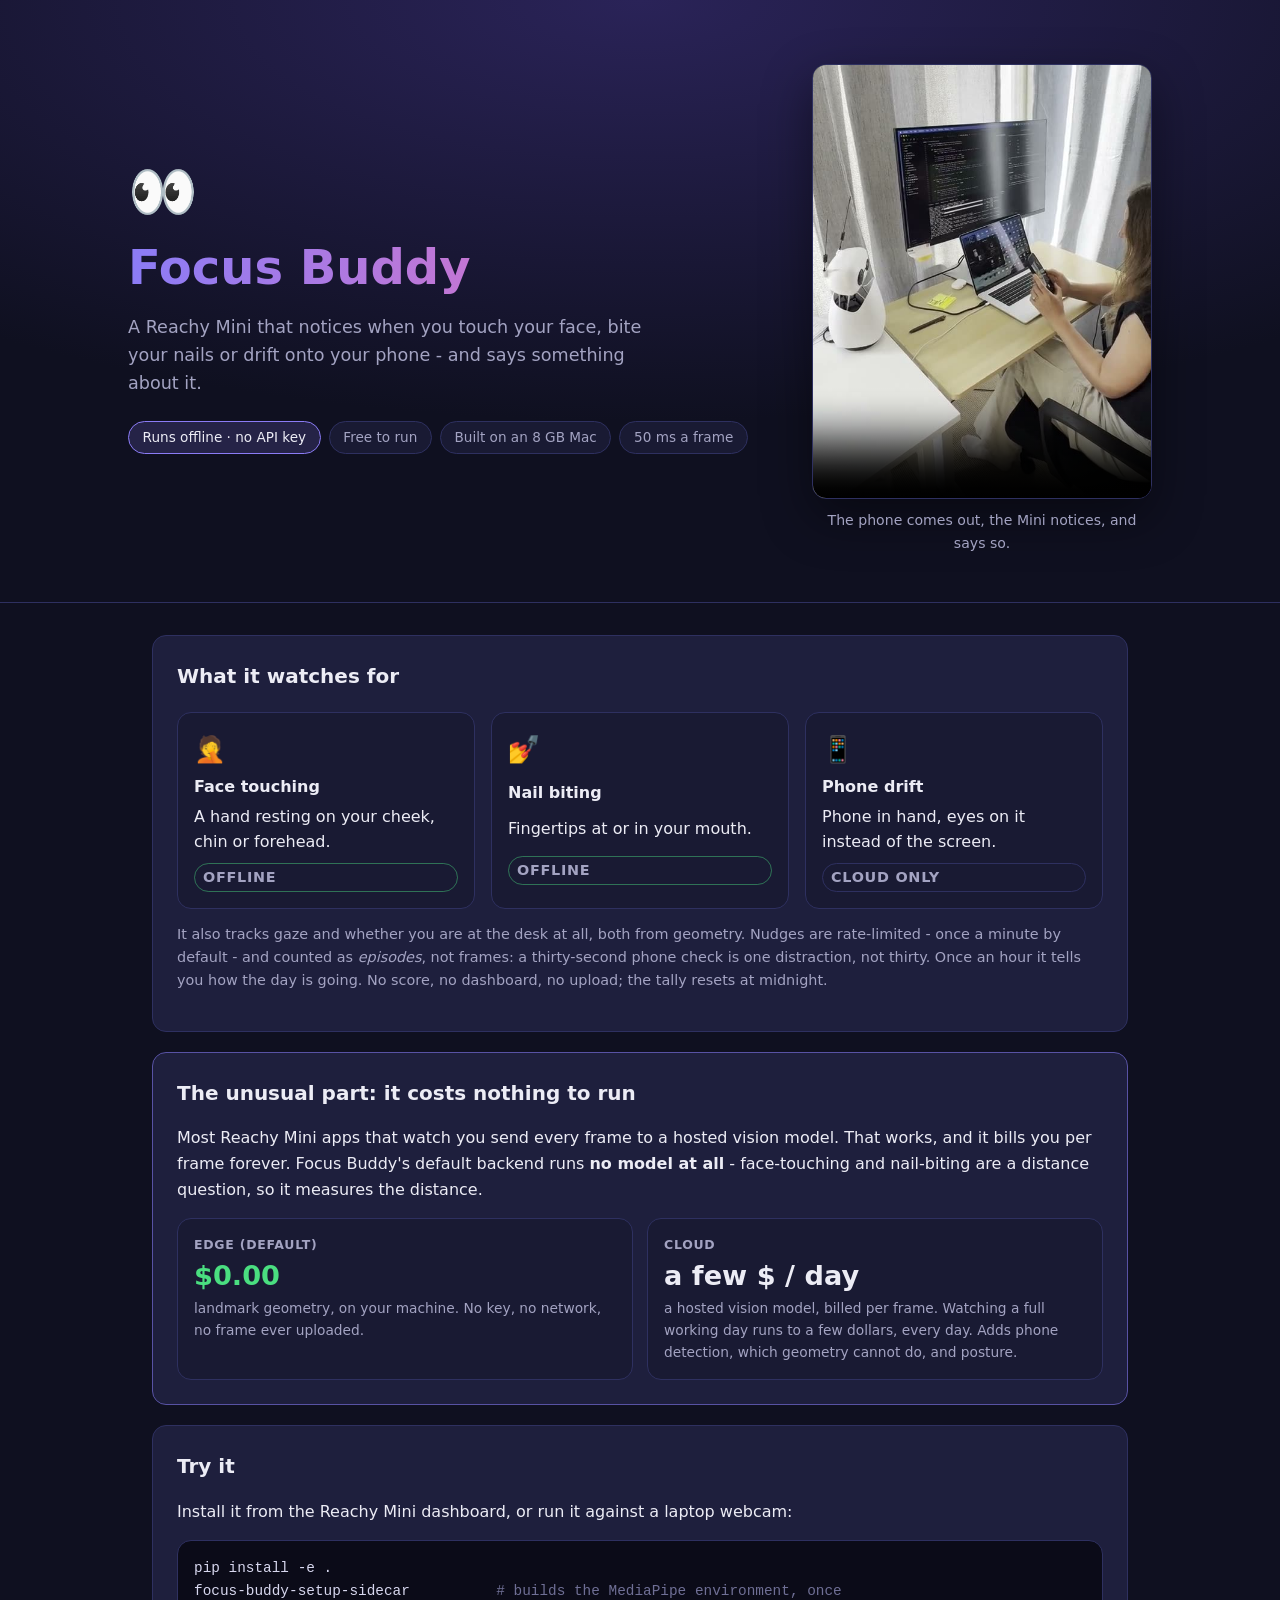
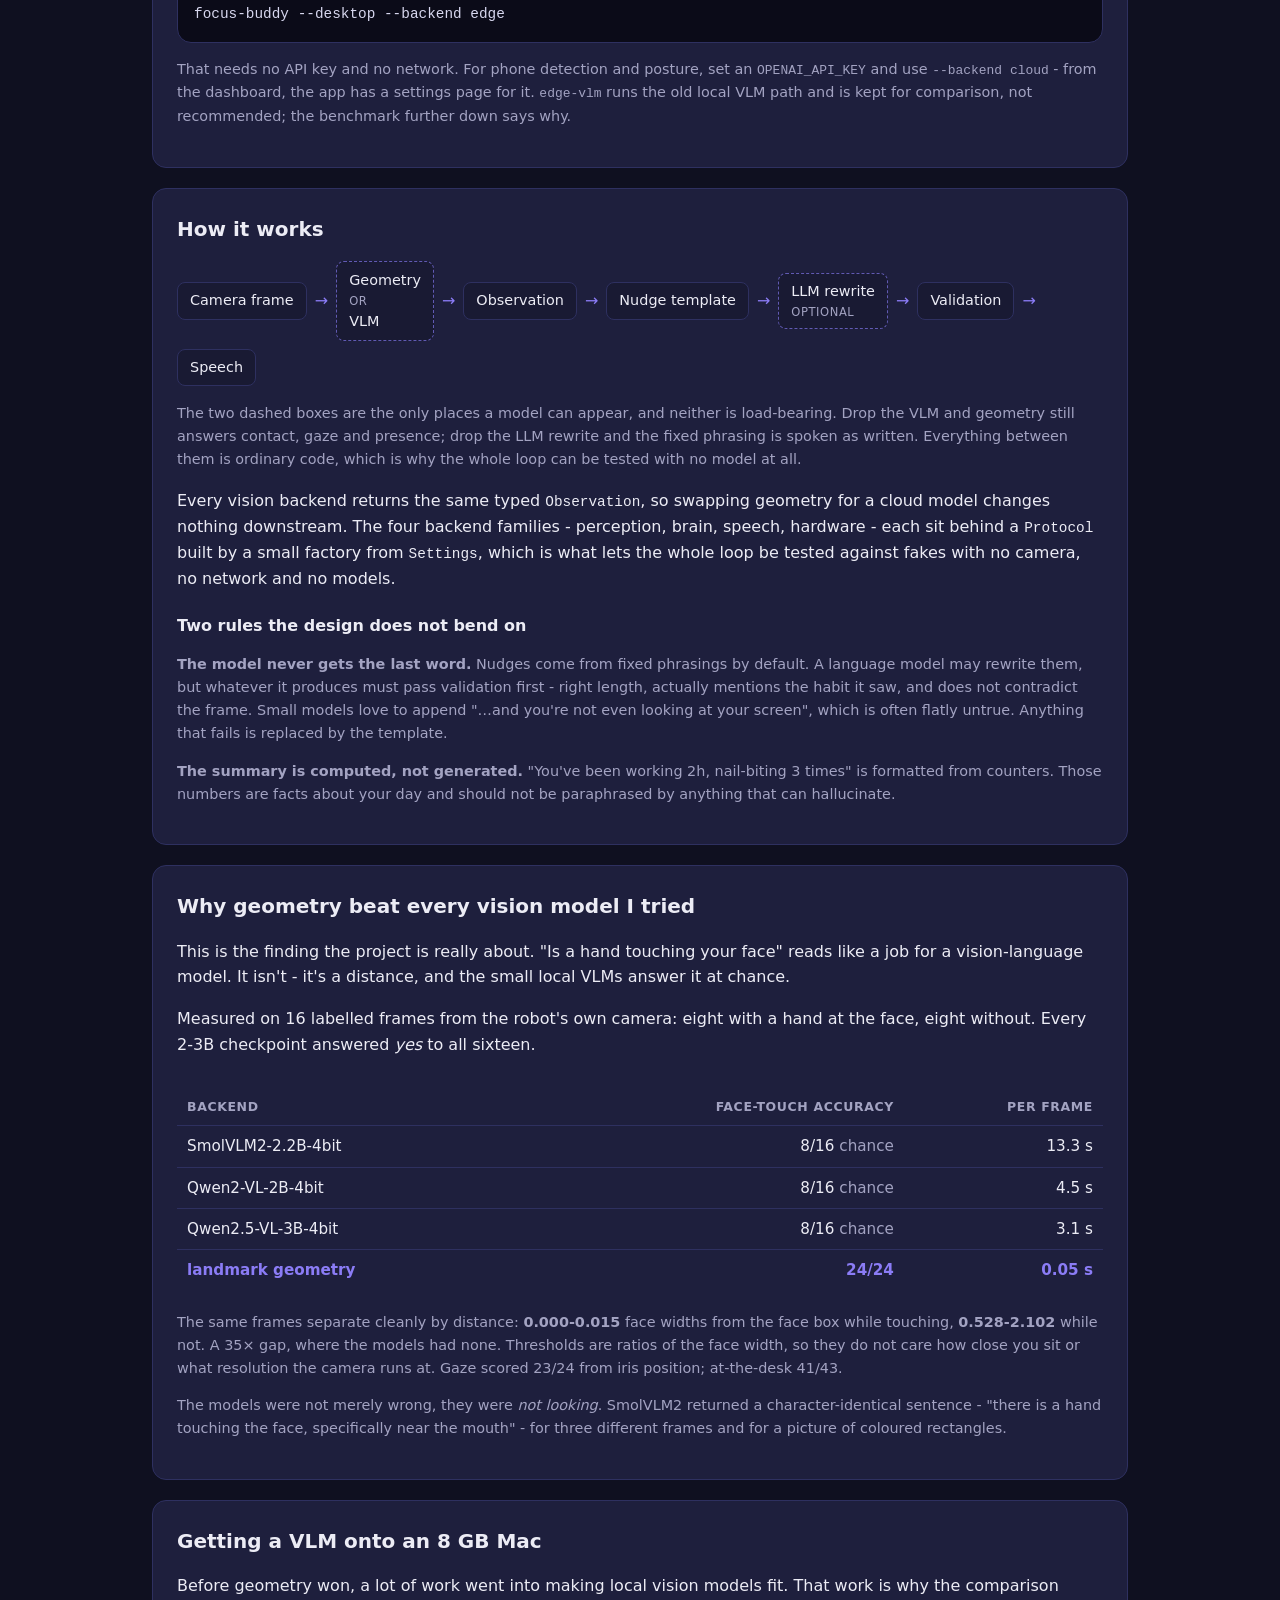
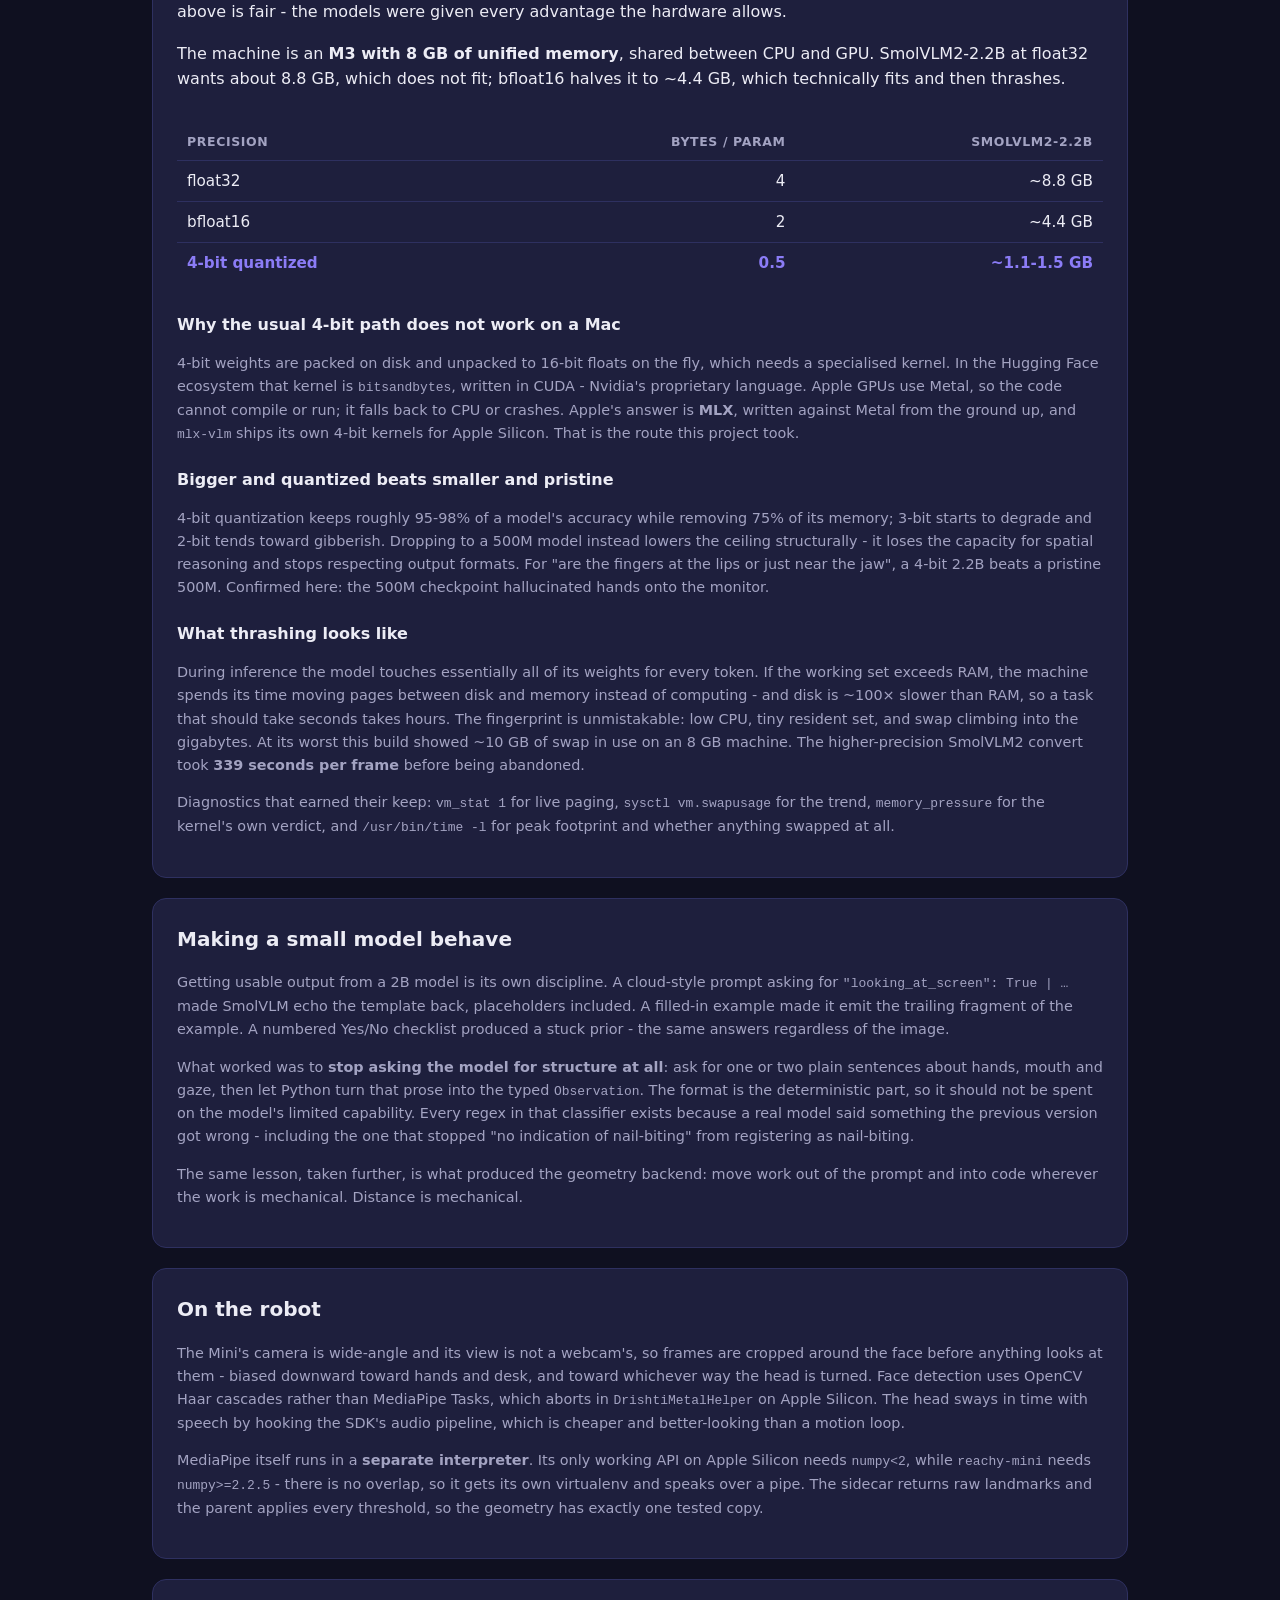
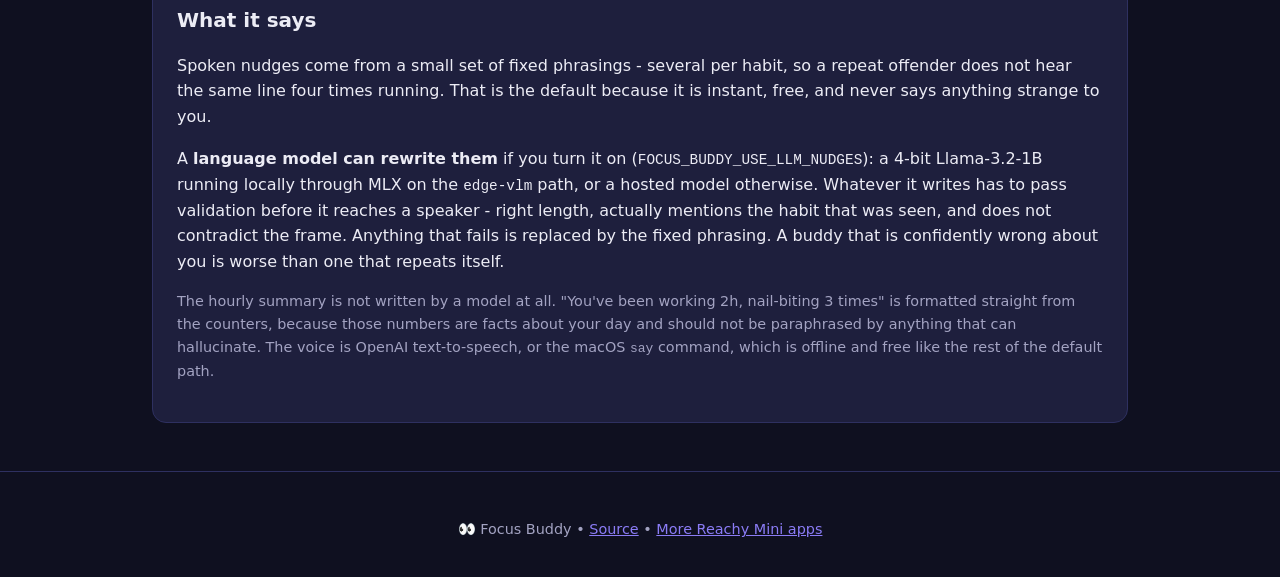
<file: index.html>
<!doctype html>
<html lang="en">

<head>
	<meta charset="utf-8" />
	<meta name="viewport" content="width=device-width, initial-scale=1" />
	<title>Focus Buddy - a Reachy Mini that notices your habits</title>
	<meta name="description"
		content="A Reachy Mini desk companion that catches face-touching and nail-biting with landmark geometry - 24/24 accurate, 50ms a frame, no model, no API key, no cost." />
	<link rel="stylesheet" href="style.css" />
</head>

<body>
	<header class="hero">
		<div class="hero-grid">
			<div class="hero-text">
				<div class="app-icon">👀</div>
				<h1>Focus Buddy</h1>
				<p class="tagline">
					A Reachy Mini that notices when you touch your face, bite your nails or drift onto
					your phone - and says something about it.
				</p>
				<div class="pill-row">
					<span class="pill strong">Runs offline · no API key</span>
					<span class="pill">Free to run</span>
					<span class="pill">Built on an 8 GB Mac</span>
					<span class="pill">50 ms a frame</span>
				</div>
			</div>
			<div class="hero-media">
				<video class="hero-demo" controls playsinline preload="metadata" poster="media/demo-poster.jpg">
					<source src="media/demo.mp4" type="video/mp4" />
					Your browser cannot play this video.
					<a href="media/demo.mp4">Download it instead.</a>
				</video>
				<p class="hero-caption">The phone comes out, the Mini notices, and says so.</p>
			</div>
		</div>
	</header>

	<main class="container">

		<section class="card">
			<h2>What it watches for</h2>
			<div class="habit-grid">
				<div class="habit">
					<span class="habit-icon">🤦</span>
					<strong>Face touching</strong>
					<span>A hand resting on your cheek, chin or forehead.</span>
					<span class="tag ok">offline</span>
				</div>
				<div class="habit">
					<span class="habit-icon">💅</span>
					<strong>Nail biting</strong>
					<span>Fingertips at or in your mouth.</span>
					<span class="tag ok">offline</span>
				</div>
				<div class="habit">
					<span class="habit-icon">📱</span>
					<strong>Phone drift</strong>
					<span>Phone in hand, eyes on it instead of the screen.</span>
					<span class="tag">cloud only</span>
				</div>
			</div>
			<p class="fine">
				It also tracks gaze and whether you are at the desk at all, both from geometry. Nudges
				are rate-limited - once a minute by default - and counted as <em>episodes</em>, not
				frames: a thirty-second phone check is one distraction, not thirty. Once an hour it
				tells you how the day is going. No score, no dashboard, no upload; the tally resets at
				midnight.
			</p>
		</section>

		<section class="card highlight">
			<h2>The unusual part: it costs nothing to run</h2>
			<p>
				Most Reachy Mini apps that watch you send every frame to a hosted vision model. That
				works, and it bills you per frame forever. Focus Buddy's default backend runs
				<strong>no model at all</strong> - face-touching and nail-biting are a distance
				question, so it measures the distance.
			</p>
			<div class="cost-grid">
				<div class="cost">
					<span class="cost-label">edge (default)</span>
					<span class="cost-value ok">$0.00</span>
					<span class="cost-note">landmark geometry, on your machine. No key, no network,
						no frame ever uploaded.</span>
				</div>
				<div class="cost">
					<span class="cost-label">cloud</span>
					<span class="cost-value">a few $ / day</span>
					<span class="cost-note">a hosted vision model, billed per frame. Watching a full
						working day runs to a few dollars, every day. Adds phone detection, which
						geometry cannot do, and posture.</span>
				</div>
			</div>
		</section>

		<section class="card">
			<h2>Try it</h2>
			<p>Install it from the Reachy Mini dashboard, or run it against a laptop webcam:</p>
			<pre><code>pip install -e .
focus-buddy-setup-sidecar          <span class="comment"># builds the MediaPipe environment, once</span>
focus-buddy --desktop --backend edge</code></pre>
			<p class="fine">
				That needs no API key and no network. For phone detection and posture, set an
				<code>OPENAI_API_KEY</code> and use <code>--backend cloud</code> - from the dashboard,
				the app has a settings page for it. <code>edge-vlm</code> runs the old local VLM path
				and is kept for comparison, not recommended; the benchmark further down says why.
			</p>
		</section>

		<section class="card">
			<h2>How it works</h2>
			<div class="flow">
				<span class="step">Camera frame</span>
				<span class="arrow">→</span>
				<span class="step optional">Geometry <em>or</em> VLM</span>
				<span class="arrow">→</span>
				<span class="step">Observation</span>
				<span class="arrow">→</span>
				<span class="step">Nudge template</span>
				<span class="arrow">→</span>
				<span class="step optional">LLM rewrite <em>optional</em></span>
				<span class="arrow">→</span>
				<span class="step">Validation</span>
				<span class="arrow">→</span>
				<span class="step">Speech</span>
			</div>
			<p class="fine">
				The two dashed boxes are the only places a model can appear, and neither is
				load-bearing. Drop the VLM and geometry still answers contact, gaze and presence; drop
				the LLM rewrite and the fixed phrasing is spoken as written. Everything between them is
				ordinary code, which is why the whole loop can be tested with no model at all.
			</p>
			<p>
				Every vision backend returns the same typed <code>Observation</code>, so swapping
				geometry for a cloud model changes nothing downstream. The four backend families -
				perception, brain, speech, hardware - each sit behind a <code>Protocol</code> built by a
				small factory from <code>Settings</code>, which is what lets the whole loop be tested
				against fakes with no camera, no network and no models.
			</p>
			<h3>Two rules the design does not bend on</h3>
			<p class="fine">
				<strong>The model never gets the last word.</strong> Nudges come from fixed phrasings by
				default. A language model may rewrite them, but whatever it produces must pass
				validation first - right length, actually mentions the habit it saw, and does not
				contradict the frame. Small models love to append "…and you're not even looking at your
				screen", which is often flatly untrue. Anything that fails is replaced by the template.
			</p>
			<p class="fine">
				<strong>The summary is computed, not generated.</strong> "You've been working 2h,
				nail-biting 3 times" is formatted from counters. Those numbers are facts about your day
				and should not be paraphrased by anything that can hallucinate.
			</p>
		</section>

		<section class="card">
			<h2>Why geometry beat every vision model I tried</h2>
			<p>
				This is the finding the project is really about. "Is a hand touching your face" reads
				like a job for a vision-language model. It isn't - it's a distance, and the small
				local VLMs answer it at chance.
			</p>
			<p>
				Measured on 16 labelled frames from the robot's own camera: eight with a hand at the
				face, eight without. Every 2-3B checkpoint answered <em>yes</em> to all sixteen.
			</p>
			<div class="table-scroll">
			<table class="bench">
				<thead>
					<tr>
						<th>Backend</th>
						<th>Face-touch accuracy</th>
						<th>Per frame</th>
					</tr>
				</thead>
				<tbody>
					<tr>
						<td>SmolVLM2-2.2B-4bit</td>
						<td>8/16 <span class="dim">chance</span></td>
						<td>13.3 s</td>
					</tr>
					<tr>
						<td>Qwen2-VL-2B-4bit</td>
						<td>8/16 <span class="dim">chance</span></td>
						<td>4.5 s</td>
					</tr>
					<tr>
						<td>Qwen2.5-VL-3B-4bit</td>
						<td>8/16 <span class="dim">chance</span></td>
						<td>3.1 s</td>
					</tr>
					<tr class="win">
						<td>landmark geometry</td>
						<td>24/24</td>
						<td>0.05 s</td>
					</tr>
				</tbody>
			</table>
			</div>
			<p class="fine">
				The same frames separate cleanly by distance: <strong>0.000-0.015</strong> face widths
				from the face box while touching, <strong>0.528-2.102</strong> while not. A 35× gap,
				where the models had none. Thresholds are ratios of the face width, so they do not care
				how close you sit or what resolution the camera runs at. Gaze scored 23/24 from iris
				position; at-the-desk 41/43.
			</p>
			<p class="fine">
				The models were not merely wrong, they were <em>not looking</em>. SmolVLM2 returned a
				character-identical sentence - "there is a hand touching the face, specifically near the
				mouth" - for three different frames and for a picture of coloured rectangles.
			</p>
		</section>

		<section class="card">
			<h2>Getting a VLM onto an 8 GB Mac</h2>
			<p>
				Before geometry won, a lot of work went into making local vision models fit. That work
				is why the comparison above is fair - the models were given every advantage the hardware
				allows.
			</p>
			<p>
				The machine is an <strong>M3 with 8 GB of unified memory</strong>, shared between CPU and
				GPU. SmolVLM2-2.2B at float32 wants about 8.8 GB, which does not fit; bfloat16 halves it
				to ~4.4 GB, which technically fits and then thrashes.
			</p>
			<div class="table-scroll">
			<table class="bench">
				<thead>
					<tr>
						<th>Precision</th>
						<th>Bytes / param</th>
						<th>SmolVLM2-2.2B</th>
					</tr>
				</thead>
				<tbody>
					<tr>
						<td>float32</td>
						<td>4</td>
						<td>~8.8 GB</td>
					</tr>
					<tr>
						<td>bfloat16</td>
						<td>2</td>
						<td>~4.4 GB</td>
					</tr>
					<tr class="win">
						<td>4-bit quantized</td>
						<td>0.5</td>
						<td>~1.1-1.5 GB</td>
					</tr>
				</tbody>
			</table>
			</div>
			<h3>Why the usual 4-bit path does not work on a Mac</h3>
			<p class="fine">
				4-bit weights are packed on disk and unpacked to 16-bit floats on the fly, which needs a
				specialised kernel. In the Hugging Face ecosystem that kernel is
				<code>bitsandbytes</code>, written in CUDA - Nvidia's proprietary language. Apple GPUs
				use Metal, so the code cannot compile or run; it falls back to CPU or crashes. Apple's
				answer is <strong>MLX</strong>, written against Metal from the ground up, and
				<code>mlx-vlm</code> ships its own 4-bit kernels for Apple Silicon. That is the route
				this project took.
			</p>
			<h3>Bigger and quantized beats smaller and pristine</h3>
			<p class="fine">
				4-bit quantization keeps roughly 95-98% of a model's accuracy while removing 75% of its
				memory; 3-bit starts to degrade and 2-bit tends toward gibberish. Dropping to a 500M
				model instead lowers the ceiling structurally - it loses the capacity for spatial
				reasoning and stops respecting output formats. For "are the fingers at the lips or just
				near the jaw", a 4-bit 2.2B beats a pristine 500M. Confirmed here: the 500M checkpoint
				hallucinated hands onto the monitor.
			</p>
			<h3>What thrashing looks like</h3>
			<p class="fine">
				During inference the model touches essentially all of its weights for every token. If
				the working set exceeds RAM, the machine spends its time moving pages between disk and
				memory instead of computing - and disk is ~100× slower than RAM, so a task that should
				take seconds takes hours. The fingerprint is unmistakable: low CPU, tiny resident set,
				and swap climbing into the gigabytes. At its worst this build showed ~10 GB of swap in
				use on an 8 GB machine. The higher-precision SmolVLM2 convert took
				<strong>339 seconds per frame</strong> before being abandoned.
			</p>
			<p class="fine">
				Diagnostics that earned their keep: <code>vm_stat 1</code> for live paging,
				<code>sysctl vm.swapusage</code> for the trend, <code>memory_pressure</code> for the
				kernel's own verdict, and <code>/usr/bin/time -l</code> for peak footprint and whether
				anything swapped at all.
			</p>
		</section>

		<section class="card">
			<h2>Making a small model behave</h2>
			<p class="fine">
				Getting usable output from a 2B model is its own discipline. A cloud-style prompt asking
				for <code>"looking_at_screen": True | …</code> made SmolVLM echo the template back,
				placeholders included. A filled-in example made it emit the trailing fragment of the
				example. A numbered Yes/No checklist produced a stuck prior - the same answers
				regardless of the image.
			</p>
			<p class="fine">
				What worked was to <strong>stop asking the model for structure at all</strong>: ask for
				one or two plain sentences about hands, mouth and gaze, then let Python turn that prose
				into the typed <code>Observation</code>. The format is the deterministic part, so it
				should not be spent on the model's limited capability. Every regex in that classifier
				exists because a real model said something the previous version got wrong - including
				the one that stopped "no indication of nail-biting" from registering as nail-biting.
			</p>
			<p class="fine">
				The same lesson, taken further, is what produced the geometry backend: move work out of
				the prompt and into code wherever the work is mechanical. Distance is mechanical.
			</p>
		</section>

		<section class="card">
			<h2>On the robot</h2>
			<p class="fine">
				The Mini's camera is wide-angle and its view is not a webcam's, so frames are cropped
				around the face before anything looks at them - biased downward toward hands and desk,
				and toward whichever way the head is turned. Face detection uses OpenCV Haar cascades
				rather than MediaPipe Tasks, which aborts in <code>DrishtiMetalHelper</code> on Apple
				Silicon. The head sways in time with speech by hooking the SDK's audio pipeline, which
				is cheaper and better-looking than a motion loop.
			</p>
			<p class="fine">
				MediaPipe itself runs in a <strong>separate interpreter</strong>. Its only working API on
				Apple Silicon needs <code>numpy&lt;2</code>, while <code>reachy-mini</code> needs
				<code>numpy&gt;=2.2.5</code> - there is no overlap, so it gets its own virtualenv and
				speaks over a pipe. The sidecar returns raw landmarks and the parent applies every
				threshold, so the geometry has exactly one tested copy.
			</p>
		</section>

		<section class="card">
			<h2>What it says</h2>
			<p>
				Spoken nudges come from a small set of fixed phrasings - several per habit, so a repeat
				offender does not hear the same line four times running. That is the default because it
				is instant, free, and never says anything strange to you.
			</p>
			<p>
				A <strong>language model can rewrite them</strong> if you turn it on
				(<code>FOCUS_BUDDY_USE_LLM_NUDGES</code>): a 4-bit Llama-3.2-1B running locally through
				MLX on the <code>edge-vlm</code> path, or a hosted model otherwise. Whatever it writes
				has to pass validation before it reaches a speaker - right length, actually mentions the
				habit that was seen, and does not contradict the frame. Anything that fails is replaced
				by the fixed phrasing. A buddy that is confidently wrong about you is worse than one
				that repeats itself.
			</p>
			<p class="fine">
				The hourly summary is not written by a model at all. "You've been working 2h,
				nail-biting 3 times" is formatted straight from the counters, because those numbers are
				facts about your day and should not be paraphrased by anything that can hallucinate.
				The voice is OpenAI text-to-speech, or the macOS <code>say</code> command, which is
				offline and free like the rest of the default path.
			</p>
		</section>
	</main>

	<footer class="footer">
		<p>
			👀 Focus Buddy •
			<a href="https://github.com/dormoyi/focus_buddy" target="_blank" rel="noopener">Source</a> •
			<a href="https://huggingface.co/spaces/pollen-robotics/reachy-mini-landing-page#apps" target="_blank"
				rel="noopener">More Reachy Mini apps</a>
		</p>
	</footer>
</body>

</html>
</file>
<file: style.css>
/* Focus Buddy landing page.
   Self-contained: no external fonts or assets, so it renders offline and inside
   the Hugging Face Space sandbox. */

:root {
	--bg: #0f1020;
	--bg-soft: #191a33;
	--card: #1e1f3d;
	--border: #2e3060;
	--text: #ececf5;
	--muted: #a3a3c2;
	--accent: #8b7cf6;
	--accent-2: #f472b6;
	--radius: 14px;
}

* {
	box-sizing: border-box;
}

body {
	margin: 0;
	background: var(--bg);
	color: var(--text);
	font-family: ui-sans-serif, system-ui, -apple-system, "Segoe UI", Roboto, sans-serif;
	line-height: 1.6;
}

a {
	color: var(--accent);
}

code {
	font-family: ui-monospace, SFMono-Regular, Menlo, monospace;
	font-size: 0.9em;
}

.hero {
	padding: 4rem 1.5rem 3rem;
	text-align: center;
	background: radial-gradient(120% 100% at 50% 0%, #2a2358 0%, var(--bg) 70%);
	border-bottom: 1px solid var(--border);
}

.app-icon {
	font-size: 3.5rem;
	line-height: 1;
}

.hero h1 {
	margin: 0.6rem 0 0.4rem;
	font-size: clamp(2rem, 6vw, 3rem);
	background: linear-gradient(90deg, var(--accent), var(--accent-2));
	-webkit-background-clip: text;
	background-clip: text;
	color: transparent;
}

.tagline {
	margin: 0 auto;
	max-width: 34rem;
	color: var(--muted);
	font-size: 1.1rem;
}

.pill-row {
	display: flex;
	flex-wrap: wrap;
	justify-content: center;
	gap: 0.5rem;
	margin-top: 1.5rem;
}

.pill {
	padding: 0.3rem 0.85rem;
	border: 1px solid var(--border);
	border-radius: 999px;
	background: var(--bg-soft);
	color: var(--muted);
	font-size: 0.85rem;
}

.container {
	max-width: 64rem;
	margin: 0 auto;
	padding: 2rem 1.5rem 3rem;
	display: grid;
	/* Without this the implicit column is auto-sized to max-content, so an
	   auto-fit grid inside a card can never be told to collapse and the whole
	   document grows wider than the viewport. */
	grid-template-columns: minmax(0, 1fr);
	gap: 1.25rem;
}

.card {
	background: var(--card);
	border: 1px solid var(--border);
	border-radius: var(--radius);
	padding: 1.5rem;
}

.card h2 {
	margin-top: 0;
	font-size: 1.25rem;
}

.habit-grid {
	display: grid;
	grid-template-columns: repeat(auto-fit, minmax(13rem, 1fr));
	gap: 1rem;
	margin-top: 1.25rem;
}

.habit {
	display: grid;
	gap: 0.25rem;
	padding: 1rem;
	background: var(--bg-soft);
	border: 1px solid var(--border);
	border-radius: var(--radius);
}

.habit-icon {
	font-size: 1.6rem;
}

.habit span:last-child {
	color: var(--muted);
	font-size: 0.9rem;
}

pre {
	overflow-x: auto;
	padding: 1rem;
	background: #0b0b18;
	border: 1px solid var(--border);
	border-radius: var(--radius);
}

pre code {
	color: #d7d7ee;
}

.comment {
	color: #6f6f95;
}

.fine {
	color: var(--muted);
	font-size: 0.9rem;
}

.flow {
	display: flex;
	flex-wrap: wrap;
	align-items: center;
	gap: 0.5rem;
	margin-bottom: 1rem;
}

.step {
	padding: 0.4rem 0.75rem;
	background: var(--bg-soft);
	border: 1px solid var(--border);
	border-radius: 8px;
	font-size: 0.9rem;
}

.arrow {
	color: var(--accent);
}

.footer {
	padding: 2rem 1.5rem;
	text-align: center;
	color: var(--muted);
	border-top: 1px solid var(--border);
	font-size: 0.9rem;
}

.bench {
	width: 100%;
	border-collapse: collapse;
	margin: 16px 0 6px;
	font-size: 0.95rem;
}

.bench th,
.bench td {
	text-align: left;
	padding: 8px 10px;
	border-bottom: 1px solid var(--border);
}

.bench th {
	font-size: 0.78rem;
	text-transform: uppercase;
	letter-spacing: 0.05em;
	color: var(--muted);
	font-weight: 600;
}

.bench tr:last-child td {
	border-bottom: 0;
}

.bench tr.win td {
	font-weight: 600;
	color: var(--accent);
}

.bench th:nth-child(n + 2),
.bench td:nth-child(n + 2) {
	text-align: right;
	white-space: nowrap;
}

/* --- hero art -------------------------------------------------------- */
.hero-art {
	display: block;
	width: 100%;
	max-width: 440px;
	margin: 0 auto 22px;
	border-radius: var(--radius);
	border: 1px solid var(--border);
	box-shadow: 0 18px 50px rgba(0, 0, 0, 0.45);
}

.pill.strong {
	border-color: var(--accent);
	color: var(--text);
	background: color-mix(in srgb, var(--accent) 18%, transparent);
}

/* --- demo video ------------------------------------------------------ */
.demo {
	display: block;
	width: 100%;
	max-width: 380px;
	margin: 4px auto 14px;
	border-radius: var(--radius);
	border: 1px solid var(--border);
	background: #000;
}

/* --- the cost comparison --------------------------------------------- */
.card.highlight {
	border-color: color-mix(in srgb, var(--accent) 45%, var(--border));
}

.cost-grid {
	display: grid;
	grid-template-columns: repeat(auto-fit, minmax(210px, 1fr));
	gap: 14px;
	margin-top: 16px;
}

.cost {
	display: flex;
	flex-direction: column;
	gap: 6px;
	padding: 16px;
	border: 1px solid var(--border);
	border-radius: var(--radius);
	background: var(--bg-soft);
}

.cost-label {
	font-size: 0.78rem;
	text-transform: uppercase;
	letter-spacing: 0.06em;
	color: var(--muted);
	font-weight: 600;
}

.cost-value {
	font-size: 1.7rem;
	font-weight: 700;
	line-height: 1.1;
}

.cost-value.ok {
	color: #4ade80;
}

.cost-note {
	font-size: 0.86rem;
	color: var(--muted);
}

/* --- inline tags on the habit cards ---------------------------------- */
.tag {
	align-self: flex-start;
	margin-top: 4px;
	font-size: 0.7rem;
	font-weight: 700;
	text-transform: uppercase;
	letter-spacing: 0.05em;
	padding: 2px 8px;
	border-radius: 20px;
	border: 1px solid var(--border);
	color: var(--muted);
}

.tag.ok {
	color: #4ade80;
	border-color: color-mix(in srgb, #4ade80 45%, transparent);
}

.bench .dim {
	color: var(--muted);
	font-weight: 400;
}

.card h3 {
	font-size: 1rem;
	margin: 22px 0 6px;
}

/* Steps where a model may appear. Dashed because neither is load-bearing. */
.step.optional {
	border-style: dashed;
	border-color: color-mix(in srgb, var(--accent) 55%, var(--border));
	color: var(--text);
}

.step.optional em {
	display: block;
	font-size: 0.72rem;
	font-style: normal;
	text-transform: uppercase;
	letter-spacing: 0.05em;
	color: var(--muted);
}

/* Hero demo: the first thing on the page. */
.hero-demo {
	display: block;
	width: 100%;
	max-width: 330px;
	margin: 0 auto 10px;
	border-radius: var(--radius);
	border: 1px solid var(--border);
	background: #000;
	box-shadow: 0 18px 50px rgba(0, 0, 0, 0.45);
}

.hero-caption {
	margin: 0 auto 24px;
	font-size: 0.88rem;
	color: var(--muted);
}

/* --- two-column hero: words on the left, the demo on the right ------- */
.hero-grid {
	max-width: 64rem;
	margin: 0 auto;
	display: grid;
	grid-template-columns: minmax(0, 1fr) minmax(0, 340px);
	gap: 2.5rem;
	align-items: center;
	text-align: left;
}

.hero-grid .app-icon {
	margin-bottom: 0.4rem;
}

.hero-grid .tagline,
.hero-grid .pill-row {
	margin-left: 0;
	margin-right: 0;
	justify-content: flex-start;
}

.hero-media {
	margin: 0;
}

.hero-grid .hero-demo {
	max-width: 100%;
	margin-bottom: 10px;
}

.hero-grid .hero-caption {
	margin: 0;
	text-align: center;
}

/* Stack on anything narrow, video first so it still leads on a phone. */
@media (max-width: 820px) {
	.hero-grid {
		grid-template-columns: minmax(0, 1fr);
		gap: 1.6rem;
		text-align: center;
	}

	.hero-grid .pill-row {
		justify-content: center;
	}

	.hero-grid .tagline {
		margin-inline: auto;
		max-width: 100%;
	}

	.hero-media {
		order: -1;
	}

	.hero-grid .hero-demo {
		max-width: 300px;
		margin-inline: auto;
	}
}


/* Tables carry nowrap numbers; let them scroll in place rather than widen the
   page, which on a phone pushed every centred block off to the right. */
.table-scroll {
	overflow-x: auto;
	-webkit-overflow-scrolling: touch;
}

/* Narrow screens: nothing may exceed the viewport. */
@media (max-width: 820px) {
	.habit-grid {
		grid-template-columns: minmax(0, 1fr);
	}

	.cost-grid {
		grid-template-columns: minmax(0, 1fr);
	}
}
</file>
